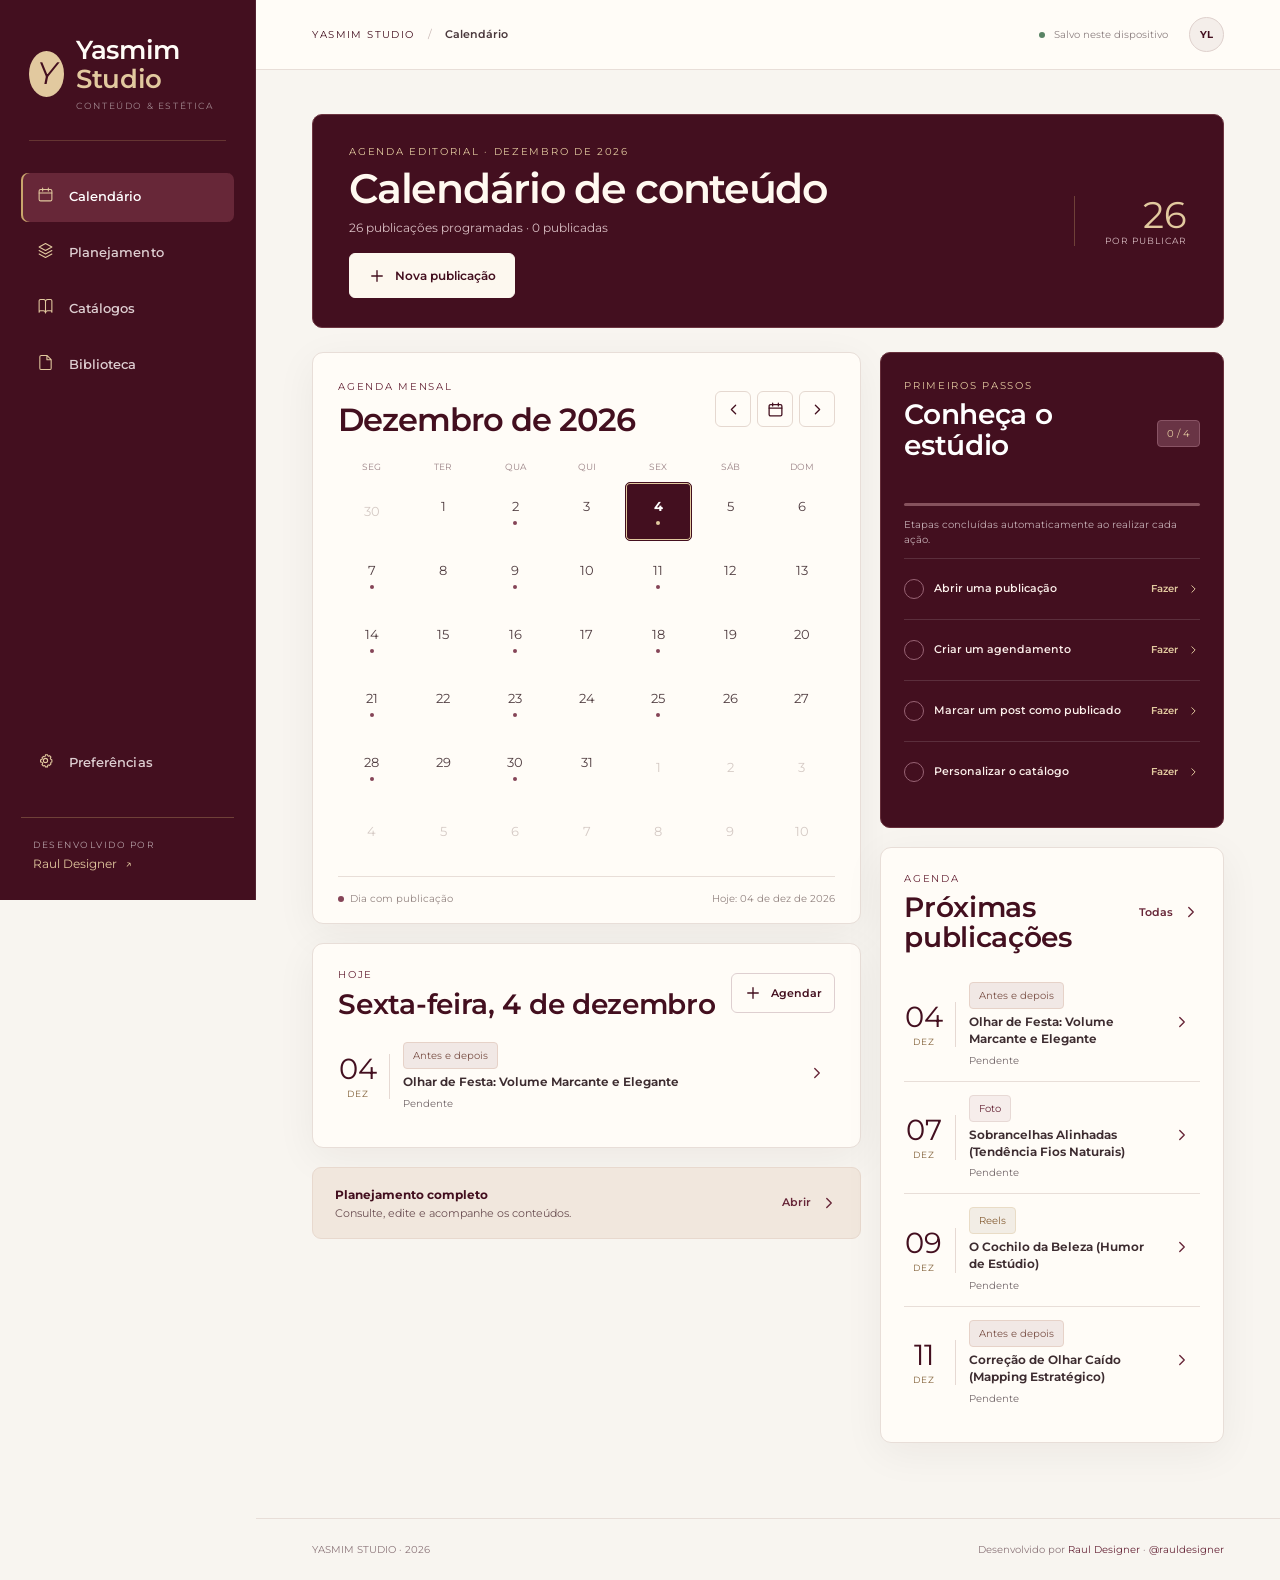
<file: index.html>
<!doctype html>
<html lang="pt-BR">
<head>
<meta charset="utf-8">
<meta name="viewport" content="width=device-width, initial-scale=1, viewport-fit=cover">
<meta name="theme-color" content="#430F1F">
<meta name="description" content="Yasmim Studio. Calendário editorial, planejamento de publicações e editor de catálogo de procedimentos.">
<meta name="apple-mobile-web-app-capable" content="yes">
<meta name="apple-mobile-web-app-status-bar-style" content="black-translucent">
<meta name="apple-mobile-web-app-title" content="Yasmim Studio">
<link rel="manifest" href="./manifest.webmanifest">
<link rel="icon" href="./assets/icon-192.png">
<link rel="apple-touch-icon" href="./assets/apple-touch-icon.png">
<link rel="preconnect" href="https://fonts.googleapis.com">
<link rel="preconnect" href="https://fonts.gstatic.com" crossorigin>
<link href="https://fonts.googleapis.com/css2?family=Montserrat:wght@400;500;600;700&display=swap" rel="stylesheet">
<link rel="stylesheet" href="./style.css">
<title>Yasmim Studio | Planejamento & Catálogos</title>
</head>
<body>
<div id="shell">
  <aside class="sidebar" aria-label="Navegação principal">
    <div class="identity"><span class="identity-icon" id="sidebarLogo">Y</span><div class="identity-text"><strong>Yasmim<span class="brand-sub"> Studio</span></strong><small>CONTEÚDO & ESTÉTICA</small></div></div>
    <div class="side-rule"></div>
    <nav class="side-links" id="sideNav">
      <button data-nav="home" class="side-link active"><span data-ico="calendar"></span><span>Calendário</span></button>
      <button data-nav="planner" class="side-link"><span data-ico="layers"></span><span>Planejamento</span></button>
      <button data-nav="catalog" class="side-link"><span data-ico="book"></span><span>Catálogos</span></button>
      <button data-nav="guides" class="side-link"><span data-ico="file"></span><span>Biblioteca</span></button>
    </nav>
    <div class="side-spacer"></div>
    <button class="side-link sidebar-settings" data-nav="settings"><span data-ico="settings"></span><span>Preferências</span></button>
    <div class="side-signature"><span>DESENVOLVIDO POR</span><a href="https://rauldesigner.com.br" target="_blank" rel="noopener">Raul Designer <span aria-hidden="true">↗</span></a></div>
  </aside>
  <div class="mobile-head"><div class="mobile-brand"><span class="mobile-monogram">Y</span><div><strong>Yasmim Studio</strong><small>PLANEJAMENTO EDITORIAL</small></div></div><div class="mobile-head-actions"><button id="mobileNew" class="icon-button" aria-label="Nova publicação"><span data-ico="plus"></span></button><button class="icon-button" data-nav="settings" aria-label="Preferências"><span data-ico="settings"></span></button></div></div>
  <div class="main-area">
    <header class="top-header"><div class="breadcrumb"><span id="crumbPre">YASMIM STUDIO</span><span class="slash">/</span><strong id="crumbTitle">Calendário</strong></div><div class="header-actions"><span class="save-status" id="saveStatus"><span class="save-dot"></span> Salvo neste dispositivo</span><button class="avatar-button" id="openSettings" aria-label="Abrir preferências">YL</button></div></header>
    <main id="view" tabindex="-1"></main>
    <footer class="footer"><span>YASMIM STUDIO · 2026</span><span>Desenvolvido por <a href="https://rauldesigner.com.br" rel="noopener" target="_blank">Raul Designer</a> · <a href="https://instagram.com/rauldesigner" rel="noopener" target="_blank">@rauldesigner</a></span></footer>
  </div>
  <nav class="mobile-nav" aria-label="Navegação inferior">
    <button class="mobile-item active" data-nav="home"><span data-ico="calendar"></span><span>Calendário</span></button>
    <button class="mobile-item" data-nav="planner"><span data-ico="layers"></span><span>Posts</span></button>
    <button class="mobile-item" data-nav="catalog"><span data-ico="book"></span><span>Catálogos</span></button>
    <button class="mobile-item" data-nav="guides"><span data-ico="file"></span><span>Biblioteca</span></button>
  </nav>
</div>
<div id="modalHost"></div><div id="toast" role="status" aria-live="polite"></div>
<script src="./seed.js"></script><script src="./vendor/jszip.min.js"></script><script src="./catalog.js"></script><script src="./app.js"></script>
</body>
</html>
</file>
<file: style.css>
:root{--wine:#430f1f;--wine-dark:#270812;--wine-deep:#330b19;--wine-mid:#672638;--wine-soft:#854457;--gold:#c9a66c;--gold-light:#e2c99f;--gold-muted:#816038;--paper:#f8f5f0;--ivory:#fffcf7;--white:#ffffff;--ink:#2c2023;--muted:#74686b;--rule:#e8ded8;--gold-rule:rgba(201,166,108,.33);--shadow:0 10px 42px rgba(42,9,20,.055);--font:'Montserrat',-apple-system,BlinkMacSystemFont,'Segoe UI',sans-serif;--serif:'Montserrat',-apple-system,BlinkMacSystemFont,'Segoe UI',sans-serif;--mono:'Montserrat',ui-monospace,sans-serif}
*{box-sizing:border-box}html{scroll-behavior:smooth}body{margin:0;background:var(--paper);color:var(--ink);font:14px/1.5 var(--font);-webkit-font-smoothing:antialiased;min-width:320px}button,input,textarea,select{font:inherit}button{cursor:pointer}a{color:inherit}svg{flex-shrink:0}button:focus-visible,a:focus-visible,input:focus-visible,textarea:focus-visible,select:focus-visible{outline:2px solid var(--gold);outline-offset:3px}#shell{display:flex;min-height:100dvh}.sidebar{width:256px;flex:0 0 256px;background:var(--wine);color:var(--ivory);padding:36px 21px 27px;display:flex;flex-direction:column;position:sticky;top:0;height:100dvh;border-right:1px solid rgba(255,255,255,.08)}.identity{display:flex;gap:12px;align-items:center;padding:0 8px 28px}.identity-icon,.mobile-monogram{display:grid;place-items:center;color:var(--wine);background:var(--gold-light);font:italic 31px/1 var(--serif);height:46px;width:46px;border-radius:50%}.identity-text strong{font-family:var(--serif);font-size:26px;font-weight:400;letter-spacing:-.4px;display:block;line-height:1.1}.brand-sub{color:var(--gold-light)}.identity small{display:block;color:rgba(255,255,255,.5);font:9px/1.3 var(--mono);letter-spacing:1.6px;margin-top:7px}.side-rule{height:1px;background:rgba(201,166,108,.25);margin:0 8px 32px}.side-links{display:grid;gap:7px}.side-link{appearance:none;border:0;min-height:49px;background:transparent;color:#ddcdd0;width:100%;padding:12px 16px;text-align:left;border-radius:7px;display:flex;align-items:center;gap:15px;font-size:12.5px;font-weight:550;letter-spacing:.05px;transition:background .18s,color .18s}.side-link svg{stroke-width:1.5px;width:17px;height:17px;color:var(--gold-light)}.side-link:hover,.side-link.active{background:#672738;color:#fff}.side-link.active{box-shadow:inset 2px 0 0 var(--gold)}.side-spacer{flex:1}.sidebar-settings{margin-bottom:29px}.side-signature{border-top:1px solid var(--gold-rule);padding:21px 12px 0;display:grid;gap:5px}.side-signature>span{font:9px var(--mono);letter-spacing:1.5px;color:#b7a1a8}.side-signature a{color:var(--gold-light);font-size:12px;text-decoration:none}.side-signature a span{margin-left:5px}.main-area{min-width:0;flex:1;display:flex;flex-direction:column}.top-header{height:70px;background:var(--ivory);border-bottom:1px solid var(--rule);display:flex;align-items:center;justify-content:space-between;padding:0 clamp(22px,4.4vw,78px)}.breadcrumb{display:flex;gap:13px;align-items:center;font-size:11px}.breadcrumb>span:first-child{color:var(--wine);font:10px var(--mono);letter-spacing:1.4px}.breadcrumb .slash{color:#c8b7b4}.breadcrumb strong{font-weight:600;color:#49373b}.header-actions{display:flex;align-items:center;gap:21px}.save-status{font-size:10px;color:#8d8081}.save-dot{display:inline-block;width:6px;height:6px;border-radius:50%;background:#598364;margin-right:6px}.avatar-button{border:1px solid #dfd1cd;background:#f4eeea;color:var(--wine);width:35px;height:35px;border-radius:50%;font-size:10px;font-weight:700}#view{width:min(1140px,100%);margin:0 auto;padding:44px clamp(22px,4.4vw,78px) 75px;flex:1}.footer{font-size:10px;color:#8d777b;padding:23px clamp(22px,4.4vw,78px);border-top:1px solid var(--rule);display:flex;justify-content:space-between;gap:15px;flex-wrap:wrap}.footer a{text-decoration:none;color:var(--wine-mid)}.mobile-head,.mobile-nav{display:none}
/* typography / editorial structure */
.eyebrow,.label,.cat-subhead,.cat-section-title,.cat-preview-top,.post-content-label,.nav-heading{font:10px/1.6 var(--mono);letter-spacing:1.7px;color:var(--wine-mid);text-transform:uppercase}.eyebrow{font-size:10px}.page-head{display:flex;align-items:end;justify-content:space-between;gap:20px;margin:0 0 30px}.page-head h1{font:normal clamp(38px,4.7vw,59px)/.98 var(--serif);color:var(--wine);letter-spacing:-1.15px;margin:11px 0 0}.page-head p{font-size:12px;max-width:590px;color:var(--muted);margin:12px 0 0}.head-actions{display:flex;gap:10px;flex-wrap:wrap}.muted{color:var(--muted)}.micro{font-size:10px;color:#998a87}.panel{background:var(--ivory);border:1px solid var(--rule);border-radius:11px;box-shadow:var(--shadow)}.panel-pad{padding:25px}.panel h2,.panel h3{margin:0;color:var(--wine);font-weight:550}.panel-title{display:flex;justify-content:space-between;gap:12px;align-items:center;margin-bottom:16px}.panel-title h3{font:normal 28px/1.1 var(--serif)!important;letter-spacing:-.3px}.btn,.icon-button,.link-button,.file-label{display:inline-flex;gap:9px;align-items:center;justify-content:center;text-decoration:none}.btn{border:1px solid transparent;border-radius:6px;padding:12px 18px;min-height:45px;font-weight:600;font-size:12px;transition:filter .15s,background .15s,color .15s}.btn:hover{filter:brightness(.97)}.btn-primary{color:var(--ivory);background:var(--wine);border-color:var(--wine)}.btn-quiet{background:var(--ivory);border-color:#decfd0;color:var(--wine)}.btn-soft{background:#efe5dd;color:var(--wine);border-color:#e8dbd2}.btn-danger{color:#9d3b4b;background:#fff6f5;border-color:#ead5d7}.btn-small{padding:8px 12px;font-size:11px;min-height:40px}.link-button{border:none;background:none;color:var(--wine-mid);font-weight:600;font-size:11px;padding:10px 0;min-height:38px;white-space:nowrap}.link-button:hover{text-decoration:underline}.icon-button{border:1px solid #e5d8d0;border-radius:6px;background:var(--ivory);color:var(--wine);width:42px;height:42px;flex-shrink:0}.icon-button:hover{background:#f4ebe7}.icon-button svg{width:17px;height:17px}.tag{display:inline-flex;align-items:center;gap:5px;color:var(--wine-mid);font:10px/1.5 var(--font);padding:5px 9px;border:1px solid #e7d9d5;border-radius:4px;background:#f6edeb;white-space:nowrap}.tag.video{background:#f2ede5;border-color:#e9dcc6;color:#876037}.tag.antes{background:#f1e8e5;border-color:#e6d2c8;color:#7b5147}.tag.published,.tag.ready{background:#eaf0e8;border-color:#cedcce;color:#4a6b56}.tag.making{background:#f6ead6;border-color:#efdfc4;color:#8e693e}.button-row{display:flex;align-items:center;gap:10px;flex-wrap:wrap}.row-fields{display:grid;grid-template-columns:1fr 1fr;gap:13px}.field{display:grid;gap:7px;margin-bottom:15px}.field label:not(.file-label){font-weight:600;font-size:11px;color:#5e4a4d}.field input:not([type=file]),.field textarea,.field select,.input-select{border:1px solid #dfd3ce;background:#fffdfa;color:var(--ink);border-radius:6px;min-height:44px;padding:10px 12px;width:100%;outline-color:var(--gold);font-size:13px}.field textarea{min-height:85px;resize:vertical}.field input[type=color]{height:44px;padding:5px;border-radius:6px}.file-label{color:var(--wine);background:#f8f3ef;border:1px dashed #cbbdb5;padding:12px;border-radius:7px;cursor:pointer;min-height:44px;font-size:12px;font-weight:600}.file-label input{position:absolute;width:1px;height:1px;opacity:0}.image-preview{max-width:150px;max-height:115px;object-fit:contain;border-radius:8px;margin:10px 0;display:block}.tip{background:#f7f0e8;border-left:2px solid var(--gold);color:#6f5854;padding:12px 14px;border-radius:3px;font-size:12px;line-height:1.6}
/* home: deep brand masthead, calendar priority */
.hero-strip{background:var(--wine);color:white;padding:29px 36px;display:grid;grid-template-columns:minmax(0,1fr) auto;align-items:center;gap:18px;border-radius:10px;margin-bottom:24px;border:1px solid #6c3541}.hero-strip .eyebrow{color:var(--gold-light)}.hero-strip h1{font:normal clamp(30px,3.2vw,47px)/1.05 var(--serif);margin:7px 0 0;color:#fff9f0;letter-spacing:-.5px}.hero-strip p{font-size:12px;color:#d9bec3;margin:9px 0 0}.hero-strip .btn{background:#fdf8ef;color:var(--wine);border-color:#fdf8ef}.hero-stat{display:grid;gap:2px;text-align:right;align-items:center;border-left:1px solid var(--gold-rule);padding-left:30px}.hero-stat b{font:normal 37px/1 var(--serif);color:var(--gold-light)}.hero-stat span{font:9px var(--mono);letter-spacing:1px;color:#d9bec3;max-width:125px}.home-grid{display:grid;grid-template-columns:minmax(0,1.47fr) minmax(270px,.92fr);gap:19px;align-items:start}.home-left,.home-right{display:grid;gap:19px;min-width:0}.calendar-panel{padding:26px 25px 17px}.calendar-top{display:flex;justify-content:space-between;align-items:center;gap:10px;margin-bottom:22px}.calendar-top strong{font:normal 32px var(--serif);color:var(--wine);display:block;margin-top:2px}.cal-actions{display:flex;gap:6px}.cal-actions .icon-button{width:36px;height:36px}.cal-weekdays,.cal-grid{display:grid;grid-template-columns:repeat(7,minmax(0,1fr));gap:5px}.cal-weekdays{margin-bottom:10px}.cal-weekdays span{text-align:center;font:9px var(--mono);color:#9b8387}.cal-day{border:1px solid transparent;background:transparent;min-width:0;min-height:59px;border-radius:5px;color:#513e42;display:grid;align-content:center;justify-items:center;gap:5px;font-size:13px;position:relative}.cal-day:not([disabled]):hover{border-color:#d9bbb7;background:#f8efeb}.cal-day[disabled]{color:#d5cac5}.cal-day.today{box-shadow:inset 0 0 0 1px var(--gold);color:var(--wine);font-weight:700}.cal-day.selected{background:var(--wine);color:#fff;border-color:var(--wine)}.cal-day.today.selected{box-shadow:inset 0 0 0 1px var(--gold-light)}.dots{display:flex;gap:3px;justify-content:center;height:5px}.dot{display:block;width:4px;height:4px;border-radius:50%;background:var(--wine-soft)}.cal-day.selected .dot{background:var(--gold-light)}.dot.done{background:#80a38d}.cal-footer{border-top:1px solid var(--rule);margin-top:15px;padding-top:14px;color:#938481;font-size:10px;display:flex;justify-content:space-between;gap:12px;align-items:center}.legend{display:flex;align-items:center;gap:6px}.legend i{width:6px;height:6px;border-radius:50%;background:var(--wine-soft)}.selected-day-panel{padding:23px 25px}.selected-day-panel .panel-title{margin-bottom:9px}.task-list{display:grid;gap:0}.task-card{display:flex;align-items:center;gap:13px;min-height:86px;padding:13px 0;border-bottom:1px solid var(--rule)}.task-card:last-child{border-bottom:0}.date-box{width:52px;min-width:52px;display:grid;align-content:center;justify-items:center;gap:0;border-right:1px solid #e6d9d3;padding-right:12px}.date-box strong{font:normal 29px/1 var(--serif);color:var(--wine)}.date-box span{font:9px var(--mono);color:var(--gold-muted);letter-spacing:1px;margin-top:5px}.task-main{display:grid;gap:5px;min-width:0;flex:1}.task-main .tag{width:max-content}.task-main strong{font-size:12px;font-weight:650;color:#3d2c30;line-height:1.4}.task-main>span:last-child{font-size:10px;color:var(--muted)}.card-next{width:36px;height:38px;border:none;background:transparent;color:var(--wine-mid)}.card-next:hover{color:var(--gold-muted)}.day-empty,.empty-state{text-align:center;color:#9f8c8c;font-size:12px;padding:24px 8px}.home-right>.panel{padding:23px}.setup-card{padding:25px 23px;background:var(--wine);border:1px solid #672f3b;border-radius:10px;color:white}.setup-card .eyebrow{color:var(--gold-light)}.setup-card .panel-title h3{color:#fff;margin-top:6px}.setup-card .panel-title{margin-bottom:14px}.setup-card .tag{background:#693445;color:var(--gold-light);border-color:#895465}.progress-track{height:3px;background:#86525d;overflow:hidden;border-radius:3px}.progress-track span{height:100%;background:var(--gold-light);display:block;transition:width .3s}.setup-card p{color:#c4aeb4!important;font-size:10px!important;margin:11px 0!important}.step-row{padding:11px 0;display:flex;align-items:center;gap:10px;border-top:1px solid rgba(255,255,255,.13)}.step-row:first-of-type{margin-top:6px}.step-row b{flex:1;font-size:11.2px;line-height:1.4;font-weight:550;color:#fff3ee}.step-check{width:20px;height:20px;border:1px solid #986374;border-radius:50%;display:grid;place-items:center;color:var(--wine);flex:0 0 20px}.step-check.ok{background:var(--gold-light);border-color:var(--gold-light)}.step-row.done b{color:#d1b8bd}.step-row .link-button{color:var(--gold-light);font-size:10px}.step-row .link-button svg{width:13px}.editorial-note{display:flex;align-items:center;justify-content:space-between;padding:16px 22px;border:1px solid #e8d9ce;background:#f1e7dd;border-radius:9px;gap:12px}.editorial-note p{margin:0;color:#6c5053;font-size:11px}.editorial-note strong{color:var(--wine);font-size:12px}.editorial-note .link-button{flex-shrink:0}
/* planner */
.control-bar{display:flex;gap:9px;align-items:center;flex-wrap:wrap;margin-bottom:27px}.search-input{flex:1;min-width:190px;display:flex;align-items:center;gap:9px;background:var(--ivory);border:1px solid var(--rule);border-radius:6px;padding:0 13px;color:#876c70}.search-input input{border:0;background:none;outline:none;min-height:45px;width:100%;font-size:12px}.control-bar select{max-width:200px;min-width:155px}.planner-list{display:grid;gap:10px}.planner-card{background:var(--ivory);border:1px solid var(--rule);border-radius:8px;padding:21px;display:grid;grid-template-columns:125px minmax(0,1fr) 158px;gap:21px;align-items:center}.planner-card:hover{border-color:#cdbeb7}.planner-date{display:grid;gap:11px;align-content:start}.planner-date>span:first-child{color:var(--wine);font:12px var(--mono);letter-spacing:-.4px}.planner-date .tag{width:max-content}.planner-card h3{font:normal 24px/1.05 var(--serif);color:var(--wine);margin:0}.planner-details{font-size:11px;color:#74686b;margin:7px 0 0;max-width:500px}.planner-bottom{display:grid;gap:7px}.planner-bottom select{width:100%;min-height:39px;border:1px solid #e5d7d1;background:#fcf9f5;padding:6px 10px;border-radius:5px;font-size:11px;color:var(--wine)}.planner-bottom .btn{background:var(--wine);color:white}
/* editorial guides */
.seg-tabs{display:flex;gap:8px;margin:0 0 19px;overflow-x:auto;scrollbar-width:none}.seg-tabs::-webkit-scrollbar{display:none}.seg-tabs button{flex-shrink:0;background:var(--ivory);color:var(--wine);border:1px solid var(--rule);border-radius:5px;padding:12px 16px;min-height:44px;font-weight:600;font-size:11px}.seg-tabs button.active{background:var(--wine);color:white;border-color:var(--wine)}.guide-cards{display:grid;grid-template-columns:repeat(2,minmax(0,1fr));gap:13px}.guide-item{padding:27px 26px}.guide-item h3{font:normal 28px/1.1 var(--serif);margin-bottom:14px}.guide-item p,.guide-item li{font-size:12px;color:#645559;line-height:1.65}.guide-item ul{margin:10px 0 0;padding-left:19px}.guide-item li{margin-bottom:10px}.guide-item .btn{margin-top:14px}
/* catalog studio */
.cat-toolbar{display:flex;gap:7px;flex-wrap:wrap;margin:0 0 17px}.catalog-workspace{display:grid;grid-template-columns:175px minmax(255px,1fr) minmax(270px,.97fr);align-items:start;gap:15px}.catalog-sidebar,.catalog-inspector{padding:18px;box-shadow:none}.catalog-sidebar{max-height:720px;overflow:auto}.catalog-pages{display:grid;gap:7px;margin-top:13px}.catalog-page{border:1px solid #ebded8;text-align:left;width:100%;background:#fbf8f4;color:#5a4448;display:flex;align-items:center;gap:9px;padding:11px;border-radius:6px}.catalog-page.active{border-color:#a66b77;background:#f7eeeb}.catalog-page .page-index{font:19px var(--serif);color:var(--wine);min-width:16px}.catalog-page strong{display:block;font-size:10px;overflow:hidden;text-overflow:ellipsis;white-space:nowrap;max-width:104px}.catalog-page span span{font-size:9px;color:#988180;display:block}.cat-canvas-area{min-width:0;padding:12px;background:#ebdfd8;border-radius:9px}.cat-preview-top{display:flex;align-items:center;justify-content:space-between;gap:6px;color:#71565a;font-size:8px;margin:3px 4px 13px}.cat-paper-wrap{max-width:380px;margin:auto;box-shadow:0 8px 28px rgba(46,13,23,.22);background:white;overflow:hidden}.catalog-canvas{display:block;width:100%;height:auto;aspect-ratio:5/7}.cat-bottom{display:flex;justify-content:center;align-items:center;gap:17px;margin-top:15px}.catalog-inspector .cat-inspector-scroll{display:grid;gap:25px}.cat-inspector-scroll>div+div{padding-top:17px;border-top:1px solid var(--rule)}.cat-section-title{font-size:10px;margin-bottom:15px}.theme-choice-grid{display:grid;grid-template-columns:repeat(3,minmax(0,1fr));gap:7px}.theme-choice{display:grid;justify-items:center;gap:6px;padding:7px 3px;background:var(--ivory);border:1px solid var(--rule);border-radius:5px;color:var(--wine);font-size:10px}.theme-choice.active{border-color:var(--wine-mid);background:#f5e8e5}.theme-swatch{width:100%;height:52px;display:grid;place-items:center;border:1px solid #e2d9d1;font:26px var(--serif);border-radius:3px}.cat-commands{display:grid;gap:8px}.cat-commands .btn{justify-content:flex-start;width:100%}.cat-help{font-size:11px;color:#8f787b}.cat-info-mobile{display:none}
/* settings, dialog, miscellany */
.settings-layout{display:grid;grid-template-columns:1fr 1fr;gap:17px}.settings-panel{padding:26px}.settings-panel h3{font:normal 29px var(--serif);margin-bottom:16px}.settings-panel p{font-size:12px;color:#746264;line-height:1.7}.settings-separator{border:0;border-top:1px solid var(--rule);margin:22px 0}.modal-overlay{position:fixed;inset:0;background:rgba(27,6,14,.68);display:flex;justify-content:center;align-items:center;padding:20px;z-index:1000;backdrop-filter:blur(4px)}.modal{width:100%;max-width:480px;max-height:min(92dvh,850px);background:var(--ivory);border-radius:10px;display:flex;flex-direction:column;box-shadow:0 23px 80px rgba(20,4,10,.38)}.modal-wide{max-width:650px}.modal-head{display:flex;align-items:center;justify-content:space-between;gap:10px;padding:19px 25px 14px;border-bottom:1px solid var(--rule)}.modal-head h2{font:normal 30px/1 var(--serif)!important;color:var(--wine);margin:0}.modal-head .icon-button{width:36px;height:36px}.modal-content{overflow-y:auto;padding:22px 25px;overscroll-behavior:contain}.modal-foot{border-top:1px solid var(--rule);padding:16px 25px;display:flex;gap:8px;justify-content:flex-end;flex-wrap:wrap}.post-content-label{margin:20px 0 5px}.post-content-value{font-size:12px;color:#5e4c50;line-height:1.7;white-space:pre-wrap}.caption-display{white-space:pre-wrap;background:#f7eee9;border:1px solid #e8d9d3;border-radius:7px;padding:16px;color:#59474b;font-size:12px;line-height:1.65}.onboard-hero{background:var(--wine);padding:25px;color:white;border-radius:8px}.onboard-hero .eyebrow{color:var(--gold-light)}.onboard-hero h2{font:normal 37px var(--serif);margin:9px 0}.onboard-hero p{font-size:12px;color:#e2c9cd}.onboard-dots{display:flex;gap:6px}.onboard-dots span{height:3px;flex:1;background:#764554}.onboard-dots span.done{background:var(--gold)}#toast{position:fixed;bottom:25px;right:23px;background:var(--wine-dark);color:#fff;padding:13px 18px;border:1px solid #785464;box-shadow:0 5px 22px #290b1b40;border-radius:6px;z-index:1300;max-width:min(410px,calc(100vw - 36px));font-size:12px;opacity:0;transform:translateY(8px);pointer-events:none;transition:opacity .15s,transform .15s}#toast.show{opacity:1;transform:none}
/* mobile - functional first */
@media(max-width:1180px){.catalog-workspace{grid-template-columns:138px minmax(210px,1fr) minmax(250px,1fr);gap:10px}.catalog-sidebar,.catalog-inspector{padding:13px}.catalog-page strong{max-width:82px}.theme-choice-grid{grid-template-columns:repeat(2,1fr)}}
@media(max-width:980px){.sidebar{width:210px;flex-basis:210px;padding:27px 13px}.identity-icon{height:39px;width:39px}.identity-text strong{font-size:22px}.home-grid{grid-template-columns:minmax(0,1fr)}.home-right{grid-template-columns:repeat(2,minmax(0,1fr));align-items:start}.setup-card{grid-row:span 2}.catalog-workspace{grid-template-columns:165px minmax(0,1fr)}.catalog-inspector{grid-column:1/-1}.catalog-inspector .cat-inspector-scroll{grid-template-columns:1fr 1fr;align-items:start}.planner-card{grid-template-columns:115px 1fr;gap:12px}.planner-bottom{grid-column:2;grid-template-columns:1fr auto}}
@media(max-width:700px){body{padding-top:0}.sidebar,.top-header{display:none}.mobile-head{display:flex;position:sticky;top:0;z-index:140;background:var(--wine);color:#fff;align-items:center;justify-content:space-between;padding:12px 18px;min-height:70px;padding-top:max(12px,env(safe-area-inset-top));border-bottom:1px solid rgba(201,166,108,.24)}.mobile-brand{display:flex;gap:10px;align-items:center}.mobile-monogram{width:38px;height:38px;font-size:26px}.mobile-brand strong{display:block;font:normal 24px/1 var(--serif)}.mobile-brand small{display:block;font:8px var(--mono);color:#d0aab4;letter-spacing:1.3px;margin-top:5px}.mobile-head-actions{display:flex;gap:6px}.mobile-head .icon-button{color:var(--gold-light);background:rgba(255,255,255,.07);border:1px solid #784456;width:39px;height:39px}#view{padding:24px 15px 104px}.page-head{align-items:start;margin-bottom:24px}.page-head h1{font-size:40px}.page-head p{font-size:11px}.head-actions .btn{min-height:40px;padding:9px 12px}.footer{padding:22px 17px 102px;font-size:9px}.mobile-nav{display:grid;grid-template-columns:repeat(4,1fr);position:fixed;bottom:0;left:0;right:0;z-index:190;background:var(--wine-deep);border-top:1px solid #704351;box-shadow:0 -3px 20px rgba(41,9,19,.14);padding:10px 6px max(10px,env(safe-area-inset-bottom));gap:0}.mobile-item{display:grid;justify-items:center;align-content:center;gap:5px;border:0;background:transparent;color:#c9a8b0;font-size:9px;font-weight:550;min-height:48px;padding:3px}.mobile-item.active{color:#fff}.mobile-item svg{height:19px;width:19px}.mobile-item.active svg{color:var(--gold-light)}.hero-strip{border-radius:7px;padding:24px 22px;grid-template-columns:1fr auto;margin-bottom:16px}.hero-strip h1{font-size:34px;max-width:240px}.hero-strip .btn{margin-top:10px}.hero-stat{padding-left:15px}.hero-stat b{font-size:32px}.hero-stat span{font-size:8px}.home-grid,.home-left,.home-right{gap:14px}.home-right{grid-template-columns:1fr}.setup-card{grid-row:auto}.calendar-panel{padding:20px 13px 15px}.calendar-top strong{font-size:30px}.cal-weekdays,.cal-grid{gap:2px}.cal-day{min-height:48px}.selected-day-panel,.home-right>.panel{padding:20px 18px}.planner-card{padding:18px;grid-template-columns:1fr;gap:10px}.planner-date{display:flex;align-items:center;gap:9px;flex-wrap:wrap}.planner-bottom{grid-column:auto;display:flex;justify-content:space-between}.planner-bottom select{width:auto;min-width:130px}.planner-card h3{font-size:24px}.guide-cards,.settings-layout{grid-template-columns:1fr}.catalog-workspace{display:flex;flex-direction:column;gap:13px}.catalog-sidebar,.catalog-inspector,.cat-canvas-area{width:100%}.catalog-sidebar{max-height:none}.catalog-pages{display:flex;overflow-x:auto;padding-bottom:8px}.catalog-page{min-width:158px;max-width:190px}.catalog-page strong{max-width:120px}.catalog-inspector .cat-inspector-scroll{display:grid;grid-template-columns:1fr}.cat-canvas-area{padding:13px}.cat-paper-wrap{max-width:350px}.theme-choice-grid{grid-template-columns:repeat(3,1fr)}.cat-info-mobile{display:block;font-size:11px;color:var(--muted);margin:0 0 17px}.cat-toolbar{flex-wrap:nowrap;overflow-x:auto;padding-bottom:6px;scrollbar-width:none}.cat-toolbar .btn{flex:0 0 auto}.modal-overlay{align-items:end;padding:0}.modal{max-width:none;max-height:94dvh;border-radius:14px 14px 0 0;padding-bottom:env(safe-area-inset-bottom)}.modal-content{padding:18px}.modal-head,.modal-foot{padding:15px 18px}.modal-foot .btn{flex:1}.row-fields{grid-template-columns:1fr}.control-bar .search-input{min-width:100%;flex:1}.control-bar select{width:calc(50% - 5px);min-width:0;max-width:none;font-size:11px}.editorial-note{padding:13px 15px}#toast{bottom:calc(82px + env(safe-area-inset-bottom));right:12px}}
@media(max-width:380px){.hero-strip{grid-template-columns:1fr}.hero-stat{display:none}.hero-strip h1{font-size:33px;max-width:none}.cal-day{min-height:43px}.cal-actions .icon-button{width:33px;height:33px}.panel-title h3{font-size:25px!important}.theme-choice-grid{grid-template-columns:repeat(2,1fr)}}
@media(prefers-reduced-motion:reduce){*,*:before,*:after{animation:none!important;transition:none!important;scroll-behavior:auto!important}}
@media(max-width:700px){#shell{display:flex;flex-direction:column;min-height:100dvh}.mobile-head{width:100%;flex:0 0 auto}.main-area{width:100%;flex:1 1 auto;min-width:0}.home-grid,.home-left,.home-right{min-width:0}.hero-strip{min-width:0}}
/* 4.1 — editor focado, legibilidade e recorte de fotografias */
.mobile-editor-head,.mobile-editor-tabs,.catalog-mobile-actions{display:none}
.edit-pane[hidden]{display:none!important}
.catalog-inspector .edit-pane{min-width:0}
.catalog-inspector .edit-pane-extra{padding-top:0;border-top:0}
.cat-paper-wrap{border:1px solid rgba(68,16,32,.1)}
.crop-hint{font-size:13px;color:var(--muted);line-height:1.55;margin:0 0 15px}
.crop-stage{display:flex;align-items:center;justify-content:center;background:#29101a;border:1px solid #704956;min-height:145px;max-height:48dvh;border-radius:10px;overflow:hidden;padding:8px}
#cropCanvas{display:block;max-width:100%;max-height:45dvh;width:auto;height:auto;touch-action:none;cursor:grab;user-select:none;-webkit-user-select:none;box-shadow:0 8px 24px rgba(0,0,0,.24)}
#cropCanvas:active{cursor:grabbing}
.crop-zoom{display:flex;align-items:center;gap:12px;margin-top:20px;color:var(--wine);font-weight:600;font-size:12px}
.crop-zoom input{flex:1;accent-color:var(--wine);min-width:50px;height:28px}
.crop-zoom span:last-child{font-variant-numeric:tabular-nums;width:47px;text-align:right}
.crop-zoom svg{width:17px;height:17px}
.crop-actions{display:flex;align-items:center;gap:14px;justify-content:space-between;margin-top:13px;flex-wrap:wrap}
.crop-actions span{max-width:220px}
.export-wait{text-align:center;padding:36px 12px}.export-wait h3,.export-ready h3{color:var(--wine);font:normal 29px var(--serif);margin:12px 0}
.export-wait p,.export-ready p{color:var(--muted);font-size:12px;line-height:1.6}
.export-spinner{height:40px;width:40px;border:3px solid #e7dbd2;border-top-color:var(--wine);border-radius:50%;margin:0 auto;animation:spin .8s linear infinite}
@keyframes spin{to{transform:rotate(360deg)}}
.export-ready{display:flex;flex-direction:column;align-items:stretch;gap:11px;text-align:center;padding:10px 0}
.export-ready>svg{width:42px;height:42px;margin:0 auto;color:#4c7657}
.export-ready h3{margin:0}.export-ready p{margin:0 0 8px}
.export-ready .btn{width:100%}
.export-ready .cat-help{margin-top:8px;text-align:left}
@media(max-width:700px){
 .catalog-sidebar{padding:14px}.catalog-pages{margin-top:7px}.catalog-sidebar>.tip{display:none}
 .cat-canvas-area{order:1}.catalog-sidebar{order:0}.catalog-inspector{order:3}
 .catalog-mobile-actions{display:grid;grid-template-columns:repeat(4,minmax(0,1fr));gap:4px;position:sticky;bottom:calc(70px + env(safe-area-inset-bottom));order:2;z-index:175;background:var(--wine-deep);border:1px solid #763c4b;border-radius:12px;padding:7px;box-shadow:0 8px 26px rgba(36,9,18,.24)}
 .catalog-mobile-actions button{display:flex;align-items:center;justify-content:center;flex-direction:column;gap:4px;min-height:53px;background:none;border:0;border-radius:7px;color:#fbede9;font-size:10px;font-weight:600;padding:7px 3px}
 .catalog-mobile-actions button svg{width:19px;height:19px;stroke-width:1.7;color:var(--gold-light)}
 .catalog-mobile-actions .cat-mobile-export{background:#8a4b52;color:white}
 .catalog-inspector{display:none!important}
 body.mobile-editor-open::after{content:"";position:fixed;inset:0;background:rgba(17,5,10,.64);z-index:210}
 body.mobile-editor-open .catalog-inspector{display:block!important;position:fixed;z-index:225;inset:auto 0 0;top:max(6dvh,env(safe-area-inset-top));width:100%;max-height:94dvh;overflow-y:auto;overscroll-behavior:contain;border-radius:19px 19px 0 0;background:var(--ivory);padding:0 17px max(29px,env(safe-area-inset-bottom));box-shadow:0 -10px 35px rgba(0,0,0,.22)}
 body.mobile-editor-open{overflow:hidden}
 .mobile-editor-head{display:flex;align-items:center;justify-content:space-between;gap:12px;position:sticky;top:0;background:var(--ivory);padding:16px 0 10px;z-index:4;border-bottom:1px solid var(--rule)}
 .mobile-editor-head strong{display:block;font:normal 25px/1.2 var(--serif);color:var(--wine);margin-top:2px;max-width:245px;overflow:hidden;text-overflow:ellipsis;white-space:nowrap}
 .mobile-editor-tabs{display:grid;grid-template-columns:repeat(4,minmax(0,1fr));gap:6px;position:sticky;top:77px;z-index:3;padding:10px 0 12px;background:var(--ivory)}
 .mobile-editor-tabs button{font-size:11px;font-weight:600;background:#f5ede7;border:1px solid #e6d6cf;color:var(--wine);padding:12px 4px;border-radius:6px;min-height:43px}
 .mobile-editor-tabs button.active{background:var(--wine);border-color:var(--wine);color:white}
 .catalog-inspector .cat-inspector-scroll{display:block}
 .catalog-inspector .edit-pane{display:none}
 .catalog-inspector .edit-pane:not([hidden]){display:block}
 .catalog-inspector .edit-pane+div{border:0;padding-top:0}
 .cat-info-mobile{margin:8px 0 18px}
 .theme-choice-grid{grid-template-columns:repeat(3,minmax(0,1fr))}
 .catalog-inspector .field label{font-size:12px}
 .catalog-inspector .field input,.catalog-inspector .field select,.catalog-inspector .field textarea{font-size:16px}
 .crop-stage{max-height:46dvh}#cropCanvas{max-height:43dvh}
}
@media(max-width:700px){.page-head{flex-direction:column;align-items:flex-start;gap:13px}.page-head h1{overflow-wrap:anywhere}.page-head .head-actions{width:100%;max-width:100%;justify-content:flex-start}.cat-toolbar{max-width:100%;width:100%;overscroll-behavior-x:contain}}

/* v4.2 — editabilidade mobile, tutorial e histórico */
.cat-workspace-tools{display:flex;align-items:center;flex-wrap:wrap;gap:8px;margin-bottom:12px}.cat-workspace-tools .btn{min-height:38px}.cat-workspace-tools .btn:disabled{opacity:.35;cursor:not-allowed;filter:none}.history-separator{height:24px;width:1px;background:var(--rule);margin:0 3px}
.catalog-tutorial{background:#fffaf4;border:1px solid #d6b98c;border-radius:10px;padding:17px 19px;margin:0 0 18px;box-shadow:0 2px 14px rgba(60,15,28,.04)}.tutorial-top{display:flex;align-items:center;gap:12px;flex-wrap:wrap}.tutorial-top>span{display:flex;align-items:center;gap:8px;color:var(--wine);font-size:10px;font-weight:700;letter-spacing:.5px}.tutorial-top strong{font-size:11px;color:#755f4a;margin-left:auto}.tutorial-top .link-button{padding:4px 0;min-height:28px}.tutorial-track{height:5px;border-radius:5px;background:#eee2d8;overflow:hidden;margin:11px 0 15px}.tutorial-track span{display:block;height:100%;background:var(--wine-mid);border-radius:5px;transition:width .2s}.catalog-tutorial h3{color:var(--wine);margin:0 0 6px;font-weight:600;font-size:16px}.catalog-tutorial p{margin:0 0 12px;font-size:12px;line-height:1.5;color:#6d565c}.catalog-tutorial small{display:block;color:#887879;font-size:10px;margin-top:10px}
.slider-field label{display:flex;justify-content:space-between;align-items:center;gap:9px}.slider-field output{font-variant-numeric:tabular-nums;font-weight:600;color:var(--wine)}.slider-field input[type=range]{accent-color:var(--wine);padding:0;height:22px;min-height:24px;background:transparent;border:0;touch-action:pan-y}.switch-row{display:flex;align-items:center;gap:12px;margin:10px 0;padding:11px 12px;border-radius:7px;border:1px solid var(--rule);background:#fffaf5;font-size:12px;font-weight:600;color:var(--wine);cursor:pointer}.switch-row input{accent-color:var(--wine);height:18px;width:18px}.apply-all{width:100%;margin:5px 0 20px}
.cat-section-title{font-size:11px;font-weight:700;letter-spacing:.7px;margin:22px 0 12px}.cat-section-title:first-child{margin-top:0}.catalog-inspector .field label:not(.file-label){font-size:12px}.catalog-inspector .edit-pane{margin-bottom:22px}.catalog-inspector .edit-pane:not(:first-child){border-top:1px solid var(--rule);padding-top:20px}.catalog-inspector .cat-inspector-scroll{display:block}.catalog-inspector .edit-pane[hidden]{display:none!important}
.catalog-inspector .field input[type=color]{height:48px;cursor:pointer}.cat-toolbar{margin-top:10px}.theme-choice-grid{grid-template-columns:repeat(2,minmax(0,1fr))}.catalog-page .page-index{font-size:17px;font-weight:600}.page-head h1{font-weight:600;letter-spacing:-1.8px}.panel-title h3{font-weight:600!important}.hero-strip h1{font-weight:600;letter-spacing:-1.3px}.calendar-top strong{font-weight:600;letter-spacing:-1px}.identity-text strong,.mobile-brand strong{font-weight:600}.settings-panel h3,.modal-head h2{font-weight:600!important}
@media(max-width:700px){.cat-workspace-tools{gap:5px}.cat-workspace-tools .btn{padding:7px 9px;font-size:10px;gap:5px}.history-separator{margin:0 1px}.catalog-tutorial{padding:14px;margin-bottom:14px}.catalog-tutorial h3{font-size:14px}.catalog-inspector .edit-pane{padding:0;margin:0}.catalog-inspector .edit-pane:not(:first-child){padding:0;border:0}.catalog-inspector .edit-pane:not([hidden]){display:block}.catalog-inspector .cat-inspector-scroll{padding-bottom:36px}.catalog-mobile-actions{bottom:calc(70px + env(safe-area-inset-bottom))}.cat-workspace-tools .btn:first-child{flex-grow:1}}
</file>
